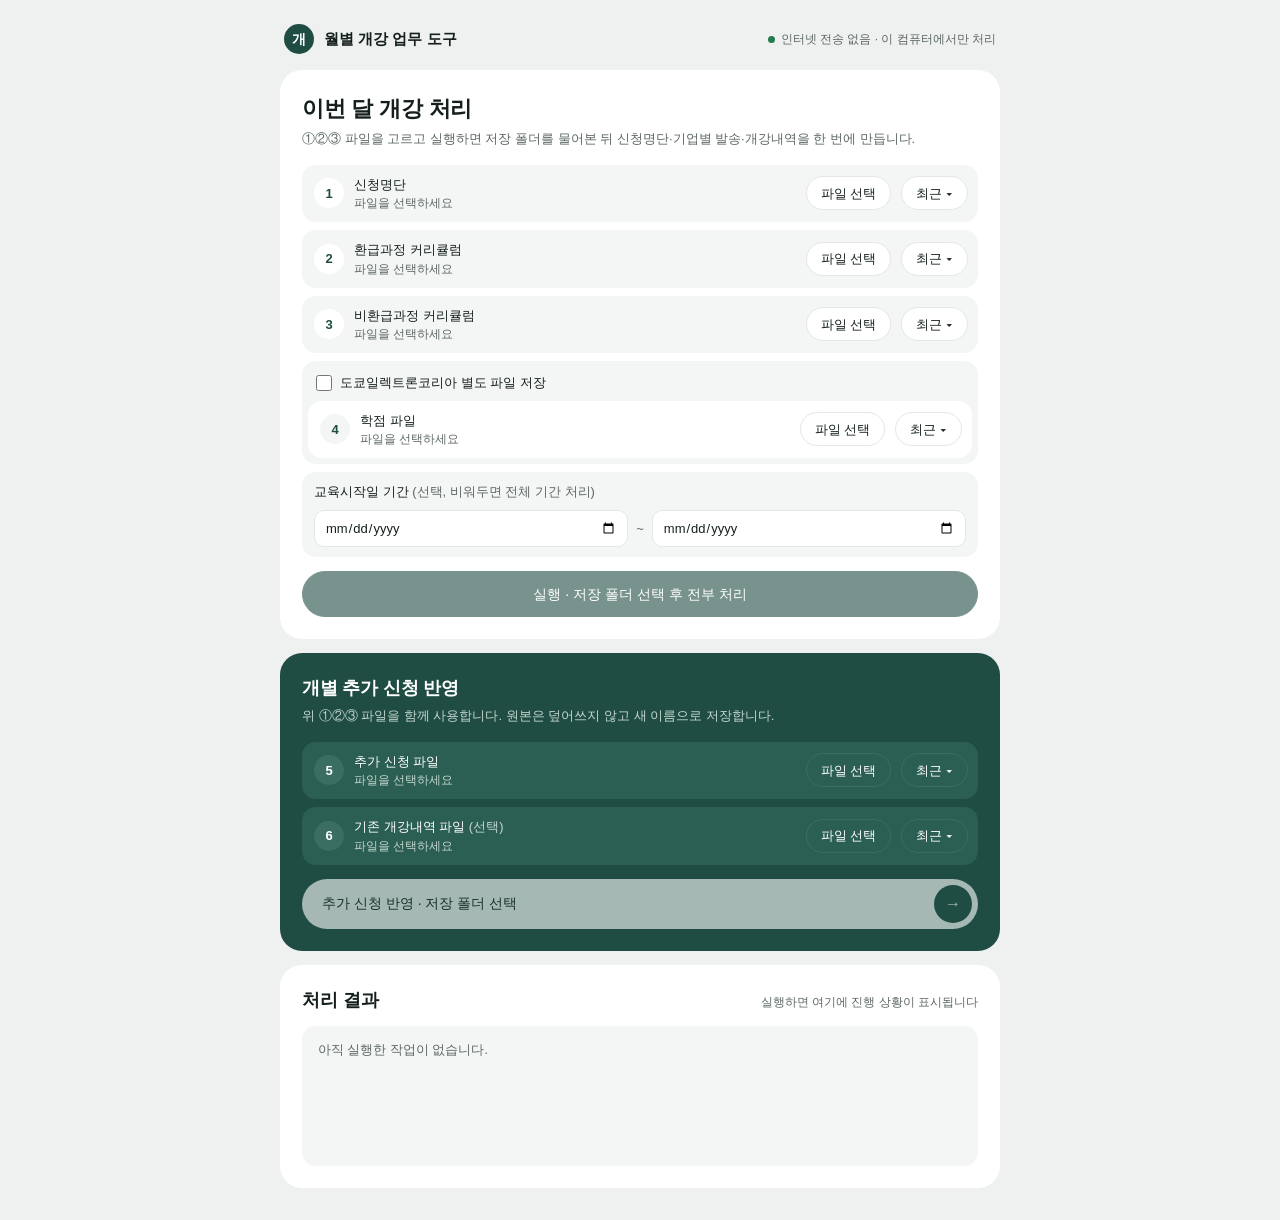
<file: scripts/webview_ui/index.html>
<!DOCTYPE html>
<html lang="ko">
<head>
<meta charset="UTF-8" />
<title>월별 개강 업무 도구</title>
<link rel="stylesheet" href="style.css" />
</head>
<body>
<div class="container">
  <div class="topbar">
    <div class="mark" aria-hidden="true">개</div>
    <div class="name">월별 개강 업무 도구</div>
    <div class="safe">인터넷 전송 없음 · 이 컴퓨터에서만 처리</div>
  </div>

  <section class="card">
    <div class="card-head">
      <h1>이번 달 개강 처리</h1>
      <p>①②③ 파일을 고르고 실행하면 저장 폴더를 물어본 뒤 신청명단·기업별 발송·개강내역을 한 번에 만듭니다.</p>
    </div>

    <div class="files">
      <div class="file-row" data-slot="apply">
        <div class="no">1</div>
        <div class="text">
          <label>신청명단</label>
          <input type="text" readonly placeholder="파일을 선택하세요" />
        </div>
        <button type="button" class="btn pick">파일 선택</button>
        <div class="recent-wrap">
          <button type="button" class="btn recent">최근 ▾</button>
          <div class="recent-menu hidden"></div>
        </div>
      </div>

      <div class="file-row" data-slot="refund">
        <div class="no">2</div>
        <div class="text">
          <label>환급과정 커리큘럼</label>
          <input type="text" readonly placeholder="파일을 선택하세요" />
        </div>
        <button type="button" class="btn pick">파일 선택</button>
        <div class="recent-wrap">
          <button type="button" class="btn recent">최근 ▾</button>
          <div class="recent-menu hidden"></div>
        </div>
      </div>

      <div class="file-row" data-slot="general">
        <div class="no">3</div>
        <div class="text">
          <label>비환급과정 커리큘럼</label>
          <input type="text" readonly placeholder="파일을 선택하세요" />
        </div>
        <button type="button" class="btn pick">파일 선택</button>
        <div class="recent-wrap">
          <button type="button" class="btn recent">최근 ▾</button>
          <div class="recent-menu hidden"></div>
        </div>
      </div>

      <div class="tel-group">
        <label class="checkbox-row">
          <input type="checkbox" id="save-tel" />
          도쿄일렉트론코리아 별도 파일 저장
        </label>
        <div class="file-row" data-slot="credit">
          <div class="no">4</div>
          <div class="text">
            <label>학점 파일</label>
            <input type="text" readonly placeholder="파일을 선택하세요" />
          </div>
          <button type="button" class="btn pick">파일 선택</button>
          <div class="recent-wrap">
            <button type="button" class="btn recent">최근 ▾</button>
            <div class="recent-menu hidden"></div>
          </div>
        </div>
      </div>
      <div class="date-range">
        <label>교육시작일 기간 <span class="hint">(선택, 비워두면 전체 기간 처리)</span></label>
        <div class="date-range-inputs">
          <input type="date" id="date-start" />
          <span>~</span>
          <input type="date" id="date-end" />
        </div>
      </div>
    </div>

    <button type="button" id="run-all" class="btn primary full">실행 · 저장 폴더 선택 후 전부 처리</button>
  </section>

  <section class="card dark">
    <div class="card-head">
      <h2>개별 추가 신청 반영</h2>
      <p>위 ①②③ 파일을 함께 사용합니다. 원본은 덮어쓰지 않고 새 이름으로 저장합니다.</p>
    </div>

    <div class="files">
      <div class="file-row" data-slot="added">
        <div class="no">5</div>
        <div class="text">
          <label>추가 신청 파일</label>
          <input type="text" readonly placeholder="파일을 선택하세요" />
        </div>
        <button type="button" class="btn pick">파일 선택</button>
        <div class="recent-wrap">
          <button type="button" class="btn recent">최근 ▾</button>
          <div class="recent-menu hidden"></div>
        </div>
      </div>

      <div class="file-row" data-slot="existing_gaegang">
        <div class="no">6</div>
        <div class="text">
          <label>기존 개강내역 파일 <span class="hint">(선택)</span></label>
          <input type="text" readonly placeholder="파일을 선택하세요" />
        </div>
        <button type="button" class="btn pick">파일 선택</button>
        <div class="recent-wrap">
          <button type="button" class="btn recent">최근 ▾</button>
          <div class="recent-menu hidden"></div>
        </div>
      </div>
    </div>

    <button type="button" id="run-added" class="btn go">추가 신청 반영 · 저장 폴더 선택 <span class="arrow">→</span></button>
  </section>

  <section class="card">
    <div class="log-head">
      <h2>처리 결과</h2>
      <span>실행하면 여기에 진행 상황이 표시됩니다</span>
    </div>
    <pre id="log"></pre>
  </section>
</div>

<div id="modal-overlay" class="modal-overlay hidden">
  <div class="modal">
    <h3 id="modal-title"></h3>
    <p id="modal-message"></p>
    <button type="button" id="modal-ok" class="btn primary">확인</button>
  </div>
</div>

<script src="app.js"></script>
</body>
</html>
</file>
<file: scripts/webview_ui/style.css>
:root {
  --ground: #eef1ef;
  --surface: #ffffff;
  --well: #f4f6f5;
  --well-hover: #ebefed;
  --border: #e3e8e5;
  --text: #15201c;
  --muted: #5d6863;
  --brand: #1f4d43;
  --brand-hover: #173d35;
  --brand-ink: #ffffff;
  --brand-soft: #2b5f53;
  --brand-line: #3b6e62;
  --brand-muted: #c3d6cf;
  --positive: #247b50;
  --radius-card: 22px;
  --radius-well: 14px;
}

* {
  box-sizing: border-box;
}

body {
  margin: 0;
  font-family: "Malgun Gothic", "Segoe UI", -apple-system, sans-serif;
  background: var(--ground);
  color: var(--text);
  font-size: 14px;
  line-height: 1.5;
}

.container {
  max-width: 760px;
  margin: 0 auto;
  padding: 20px 20px 32px;
  display: grid;
  gap: 14px;
}

/* 상단: 프로그램 이름 */
.topbar {
  display: flex;
  align-items: center;
  gap: 10px;
  padding: 4px 4px 2px;
}

.mark {
  width: 30px;
  height: 30px;
  border-radius: 50%;
  background: var(--brand);
  color: var(--brand-ink);
  display: grid;
  place-items: center;
  font-weight: 700;
  font-size: 14px;
}

.topbar .name {
  font-weight: 700;
  font-size: 15px;
}

.topbar .safe {
  margin-left: auto;
  font-size: 12px;
  color: var(--muted);
  display: flex;
  align-items: center;
  gap: 6px;
}

.topbar .safe::before {
  content: "";
  width: 7px;
  height: 7px;
  border-radius: 50%;
  background: var(--positive);
}

/* 카드 */
.card {
  background: var(--surface);
  border-radius: var(--radius-card);
  padding: 22px;
}

.card-head {
  margin-bottom: 16px;
}

.card-head h1,
.card-head h2 {
  margin: 0;
  font-size: 22px;
  font-weight: 700;
  letter-spacing: -0.01em;
}

.card-head h2 {
  font-size: 18px;
}

.card-head p {
  margin: 4px 0 0;
  color: var(--muted);
  font-size: 13px;
}

/* 파일 선택 줄 */
.files {
  display: grid;
  gap: 8px;
}

.file-row {
  display: grid;
  grid-template-columns: 30px 1fr auto auto;
  align-items: center;
  gap: 10px;
  background: var(--well);
  border-radius: var(--radius-well);
  padding: 10px 10px 10px 12px;
}

.file-row .no {
  width: 30px;
  height: 30px;
  border-radius: 50%;
  background: var(--surface);
  display: grid;
  place-items: center;
  font-weight: 700;
  font-size: 13px;
  color: var(--brand);
}

/* 파일을 고르면 번호 원이 채워진다 */
.file-row:has(input[type="text"]:not(:placeholder-shown)) .no {
  background: var(--brand);
  color: var(--brand-ink);
}

.file-row .text {
  min-width: 0;
}

.file-row label {
  display: block;
  font-size: 13px;
  font-weight: 500;
}

.file-row label .hint {
  color: var(--muted);
  font-weight: 400;
}

.file-row input[type="text"] {
  display: block;
  width: 100%;
  border: 0;
  background: transparent;
  padding: 0;
  font: inherit;
  font-size: 12px;
  color: var(--text);
  text-overflow: ellipsis;
  outline: none;
}

.file-row input::placeholder {
  color: var(--muted);
}

/* 도쿄일렉트론코리아: 체크박스 + ④ 학점 파일을 한 묶음으로 */
.tel-group {
  background: var(--well);
  border-radius: var(--radius-well);
  padding: 6px;
}

.tel-group .file-row {
  background: var(--surface);
}

.tel-group .file-row .no {
  background: var(--well);
}

.checkbox-row {
  display: flex;
  align-items: center;
  gap: 8px;
  font-size: 13px;
  font-weight: 500;
  padding: 6px 8px 8px;
  cursor: pointer;
}

.checkbox-row input {
  accent-color: var(--brand);
  width: 16px;
  height: 16px;
  margin: 0;
}

/* 교육시작일 기간 선택 */
.date-range {
  background: var(--well);
  border-radius: var(--radius-well);
  padding: 10px 12px;
}

.date-range label {
  display: block;
  font-size: 13px;
  font-weight: 500;
  margin-bottom: 8px;
}

.date-range label .hint {
  color: var(--muted);
  font-weight: 400;
}

.date-range-inputs {
  display: flex;
  align-items: center;
  gap: 8px;
}

.date-range-inputs input[type="date"],
.date-range-inputs input[type="text"] {
  flex: 1;
  min-width: 0;
  border: 1px solid var(--border);
  border-radius: 10px;
  background: var(--surface);
  padding: 7px 10px;
  font: inherit;
  font-size: 13px;
  color: var(--text);
}

.date-range-inputs span {
  color: var(--muted);
  font-size: 13px;
}

/* 버튼 */
.btn {
  height: 34px;
  padding: 0 14px;
  border-radius: 999px;
  border: 1px solid var(--border);
  background: var(--surface);
  color: var(--text);
  font: inherit;
  font-size: 13px;
  font-weight: 500;
  cursor: pointer;
  white-space: nowrap;
  transition: background 0.15s, transform 0.1s;
}

.btn:hover {
  background: var(--well-hover);
}

.btn:active {
  transform: scale(0.97);
}

.btn:focus-visible {
  outline: 2px solid var(--brand);
  outline-offset: 2px;
}

.btn.primary {
  background: var(--brand);
  border-color: var(--brand);
  color: var(--brand-ink);
}

.btn.primary:hover {
  background: var(--brand-hover);
}

.btn:disabled {
  opacity: 0.6;
  cursor: not-allowed;
  transform: none;
}

.btn.full {
  width: 100%;
  height: 46px;
  margin-top: 14px;
  font-size: 14px;
}

/* 추가 신청: 진한 초록 카드 */
.card.dark {
  background: var(--brand);
  color: var(--brand-ink);
}

.card.dark .card-head p {
  color: var(--brand-muted);
}

.card.dark .file-row {
  background: var(--brand-soft);
}

.card.dark .file-row .no {
  background: var(--brand-line);
  color: var(--brand-ink);
}

.card.dark .file-row:has(input[type="text"]:not(:placeholder-shown)) .no {
  background: var(--surface);
  color: var(--brand);
}

.card.dark .file-row label .hint,
.card.dark .file-row input::placeholder {
  color: var(--brand-muted);
}

.card.dark .file-row input[type="text"] {
  color: var(--brand-ink);
}

.card.dark .btn {
  background: transparent;
  border-color: var(--brand-line);
  color: var(--brand-ink);
}

.card.dark .btn:hover {
  background: var(--brand-line);
}

.card.dark .btn.go {
  width: 100%;
  height: 50px;
  margin-top: 14px;
  background: var(--surface);
  color: var(--text);
  border: 0;
  display: flex;
  align-items: center;
  justify-content: space-between;
  padding: 0 6px 0 20px;
  font-size: 14px;
}

.card.dark .btn.go:hover {
  background: var(--well);
}

.btn.go .arrow {
  width: 38px;
  height: 38px;
  border-radius: 50%;
  background: var(--brand);
  color: var(--brand-ink);
  display: grid;
  place-items: center;
  font-size: 16px;
}

/* 최근 파일 목록 */
.recent-wrap {
  position: relative;
}

.recent-menu {
  position: absolute;
  top: calc(100% + 6px);
  right: 0;
  min-width: 240px;
  background: var(--surface);
  border: 1px solid var(--border);
  border-radius: 12px;
  box-shadow: 0 8px 20px rgba(0, 0, 0, 0.12);
  z-index: 20;
  overflow: hidden;
  padding: 4px;
}

.recent-menu.hidden {
  display: none;
}

.recent-menu .item {
  display: block;
  width: 100%;
  text-align: left;
  padding: 8px 12px;
  font: inherit;
  font-size: 13px;
  background: none;
  border: none;
  border-radius: 8px;
  cursor: pointer;
  color: var(--text);
}

.recent-menu .item:hover {
  background: var(--well);
}

.recent-menu .empty {
  padding: 8px 12px;
  font-size: 13px;
  color: var(--muted);
}

/* 처리 결과 */
.log-head {
  display: flex;
  align-items: baseline;
  justify-content: space-between;
  margin-bottom: 12px;
}

.log-head h2 {
  margin: 0;
  font-size: 18px;
}

.log-head span {
  font-size: 12px;
  color: var(--muted);
}

#log {
  margin: 0;
  min-height: 140px;
  max-height: 300px;
  overflow-y: auto;
  background: var(--well);
  border-radius: var(--radius-well);
  padding: 14px 16px;
  font-size: 12.5px;
  line-height: 1.7;
  font-family: Consolas, "Courier New", monospace;
  white-space: pre-wrap;
  color: var(--text);
}

#log:empty::before {
  content: "아직 실행한 작업이 없습니다.";
  color: var(--muted);
  font-family: "Malgun Gothic", "Segoe UI", sans-serif;
}

/* 완료/안내 팝업 */
.modal-overlay {
  position: fixed;
  inset: 0;
  background: rgba(0, 0, 0, 0.4);
  display: flex;
  align-items: center;
  justify-content: center;
}

.modal-overlay.hidden {
  display: none;
}

.modal {
  background: var(--surface);
  border-radius: var(--radius-card);
  padding: 22px 24px;
  max-width: 420px;
  box-shadow: 0 12px 30px rgba(0, 0, 0, 0.25);
}

.modal h3 {
  margin: 0 0 10px;
  font-size: 16px;
}

.modal p {
  margin: 0 0 18px;
  font-size: 13px;
  white-space: pre-wrap;
  color: var(--text);
}

@media (max-width: 600px) {
  .file-row {
    grid-template-columns: 30px auto auto 1fr;
  }

  .file-row .text {
    grid-column: 2 / -1;
  }

  .file-row .pick {
    grid-column: 2;
  }
}

/* 추가 신청 칸 맞추기 (웹 버전) */
.mapping {
  background: var(--brand-soft);
  border-radius: var(--radius-well);
  padding: 12px;
  display: grid;
  gap: 10px;
}

.mapping.hidden,
.mapping #map-body.hidden {
  display: none;
}

.mapping-head {
  display: grid;
  gap: 2px;
  font-size: 13px;
}

.mapping-head .hint,
.mapping-status {
  color: var(--brand-muted);
  font-size: 12px;
  margin: 0;
}

.mapping-status:empty {
  display: none;
}

#map-body {
  display: grid;
  gap: 10px;
}

.mapping-opts {
  display: flex;
  flex-wrap: wrap;
  gap: 8px 16px;
  font-size: 13px;
}

.mapping select,
.mapping input[type="number"] {
  border: 1px solid var(--brand-line);
  border-radius: 8px;
  background: var(--surface);
  color: var(--text);
  font: inherit;
  font-size: 13px;
  padding: 4px 6px;
}

.mapping input[type="number"] {
  width: 64px;
}

.mapping-preview-wrap {
  overflow-x: auto;
  background: var(--surface);
  border-radius: 8px;
}

.mapping-preview {
  border-collapse: collapse;
  font-size: 12px;
  color: var(--text);
  white-space: nowrap;
}

.mapping-preview td {
  border-bottom: 1px solid var(--border);
  padding: 4px 8px;
  max-width: 160px;
  overflow: hidden;
  text-overflow: ellipsis;
}

.mapping-preview td.rowno {
  color: var(--muted);
  text-align: right;
}

.mapping-preview tr.header-row td {
  background: #fff59d;
  font-weight: 600;
}

.mapping-fields {
  display: grid;
  grid-template-columns: repeat(auto-fill, minmax(220px, 1fr));
  gap: 6px 12px;
}

.mapping-field {
  display: grid;
  grid-template-columns: 84px minmax(0, 1fr);
  align-items: center;
  gap: 6px;
  font-size: 12px;
}

.mapping-field select {
  min-width: 0;
  width: 100%;
}

.mapping-field.missing span {
  color: #fff59d;
  font-weight: 600;
}

/* 추가 신청 넣는 방법: 파일 / 붙여넣기 (웹 버전) */
.source-toggle {
  display: inline-flex;
  justify-self: start;
  gap: 4px;
  padding: 3px;
  border-radius: 999px;
  background: var(--brand-soft);
}

.source-toggle .toggle {
  height: 30px;
  padding: 0 14px;
  border: 0;
  border-radius: 999px;
  background: transparent;
  color: var(--brand-muted);
  font: inherit;
  font-size: 13px;
  cursor: pointer;
}

.source-toggle .toggle.active {
  background: var(--surface);
  color: var(--brand);
  font-weight: 600;
}

.file-row.hidden,
.paste-box.hidden {
  display: none;
}

.paste-box {
  background: var(--brand-soft);
  border-radius: var(--radius-well);
  padding: 12px;
  display: grid;
  gap: 8px;
  font-size: 13px;
}

.paste-box .hint {
  color: var(--brand-muted);
  font-size: 12px;
}

.paste-box textarea {
  width: 100%;
  border: 1px solid var(--brand-line);
  border-radius: 10px;
  background: var(--surface);
  color: var(--text);
  font: inherit;
  font-size: 13px;
  padding: 8px 10px;
  resize: vertical;
}

.card.dark .paste-box .btn {
  margin-top: 0;
}

.paste-buttons {
  display: flex;
  justify-content: flex-end;
  gap: 8px;
}

.ai-status {
  margin: 0;
  color: var(--brand-muted);
  font-size: 12px;
  white-space: pre-line;
}

.ai-status:empty {
  display: none;
}

/* AI로 읽은 경우: 칸 맞추기 없이 확인 표만 보여 준다. */
.mapping.ai-mode .mapping-opts,
.mapping.ai-mode .mapping-preview-wrap,
.mapping.ai-mode .mapping-fields,
.mapping.ai-mode .review-build {
  display: none;
}

/* 확인 표 (웹 버전) */
.modal-buttons {
  display: flex;
  justify-content: flex-end;
  gap: 8px;
}

.modal-buttons .btn {
  margin-top: 0;
}

.modal-buttons .btn.hidden {
  display: none;
}

.card.dark .mapping .btn.review-build {
  margin-top: 0;
  justify-self: start;
}

.review {
  display: grid;
  gap: 8px;
  font-size: 13px;
}

.review.hidden {
  display: none;
}

.review .hint {
  color: var(--brand-muted);
  font-size: 12px;
  margin: 0;
}

.review-head {
  display: flex;
  align-items: center;
  gap: 10px;
}

.card.dark .review-head .btn {
  margin: 0 0 0 auto;
  height: 28px;
  font-size: 12px;
}

.review-wrap {
  overflow-x: auto;
  background: var(--surface);
  border-radius: 8px;
}

.review-table {
  border-collapse: collapse;
  font-size: 12px;
  color: var(--text);
  min-width: 100%;
}

.review-table th {
  text-align: left;
  font-weight: 600;
  padding: 6px 6px;
  border-bottom: 1px solid var(--border);
  white-space: nowrap;
  background: var(--well);
}

.review-table td {
  border-bottom: 1px solid var(--border);
  padding: 3px 4px;
  vertical-align: top;
}

.review-table td.rowno {
  color: var(--muted);
  text-align: right;
  padding-top: 7px;
}

.review-table input {
  width: 100%;
  min-width: 90px;
  border: 1px solid transparent;
  border-radius: 6px;
  background: transparent;
  font: inherit;
  color: var(--text);
  padding: 4px 6px;
}

.review-table input:focus {
  outline: none;
  border-color: var(--brand-line);
  background: var(--surface);
}

.review-table td.warn input {
  background: #fff59d;
}

.review-table td.messages {
  min-width: 200px;
  padding-top: 7px;
  color: #8a5a00;
  white-space: pre-line;
}

.review-table button.delete {
  border: 0;
  background: transparent;
  color: var(--muted);
  cursor: pointer;
  font-size: 14px;
  padding: 4px 6px;
}

.review-table button.delete:hover {
  color: var(--text);
}

/* 칸 맞추기 자동 선택 표시 (웹 버전) */
.mapping-field .auto-tag {
  margin-left: 4px;
  padding: 0 5px;
  border-radius: 999px;
  background: var(--brand-line);
  color: var(--brand-ink);
  font-size: 10px;
  font-weight: 400;
}

.mapping-field .auto-tag.hidden {
  display: none;
}

/* 날짜 직접 입력 + 달력 버튼 (웹 버전) */
.calendar-btn {
  flex: none;
  width: 32px;
  height: 32px;
  border: 1px solid var(--border);
  border-radius: 8px;
  background: var(--surface);
  font-size: 15px;
  line-height: 1;
  cursor: pointer;
}

.calendar-btn:hover {
  background: var(--well-hover);
}

/* 달력 창만 띄우는 용도라 보이지 않게 둔다(display:none이면 달력이 안 열림).
   .date-range-inputs input[type="date"] 스타일보다 앞서도록 선택자를 맞춘다. */
.calendar-picker,
.date-range-inputs input.calendar-picker {
  flex: none;
  min-width: 0;
  width: 0;
  height: 0;
  padding: 0;
  border: 0;
  opacity: 0;
  pointer-events: none;
}

.mapping-field .fixed-date {
  grid-column: 2;
  display: flex;
  align-items: center;
  gap: 4px;
}

.mapping-field .fixed-date.hidden {
  display: none;
}

.mapping-field .fixed-date input[type="text"] {
  flex: 1;
  min-width: 0;
  border: 1px solid var(--brand-line);
  border-radius: 8px;
  background: var(--surface);
  color: var(--text);
  font: inherit;
  font-size: 13px;
  padding: 4px 6px;
}

.mapping-field .fixed-date input.invalid {
  background: #fff59d;
}

.mapping-field .fixed-date .calendar-btn {
  width: 28px;
  height: 28px;
  font-size: 13px;
}
</file>
